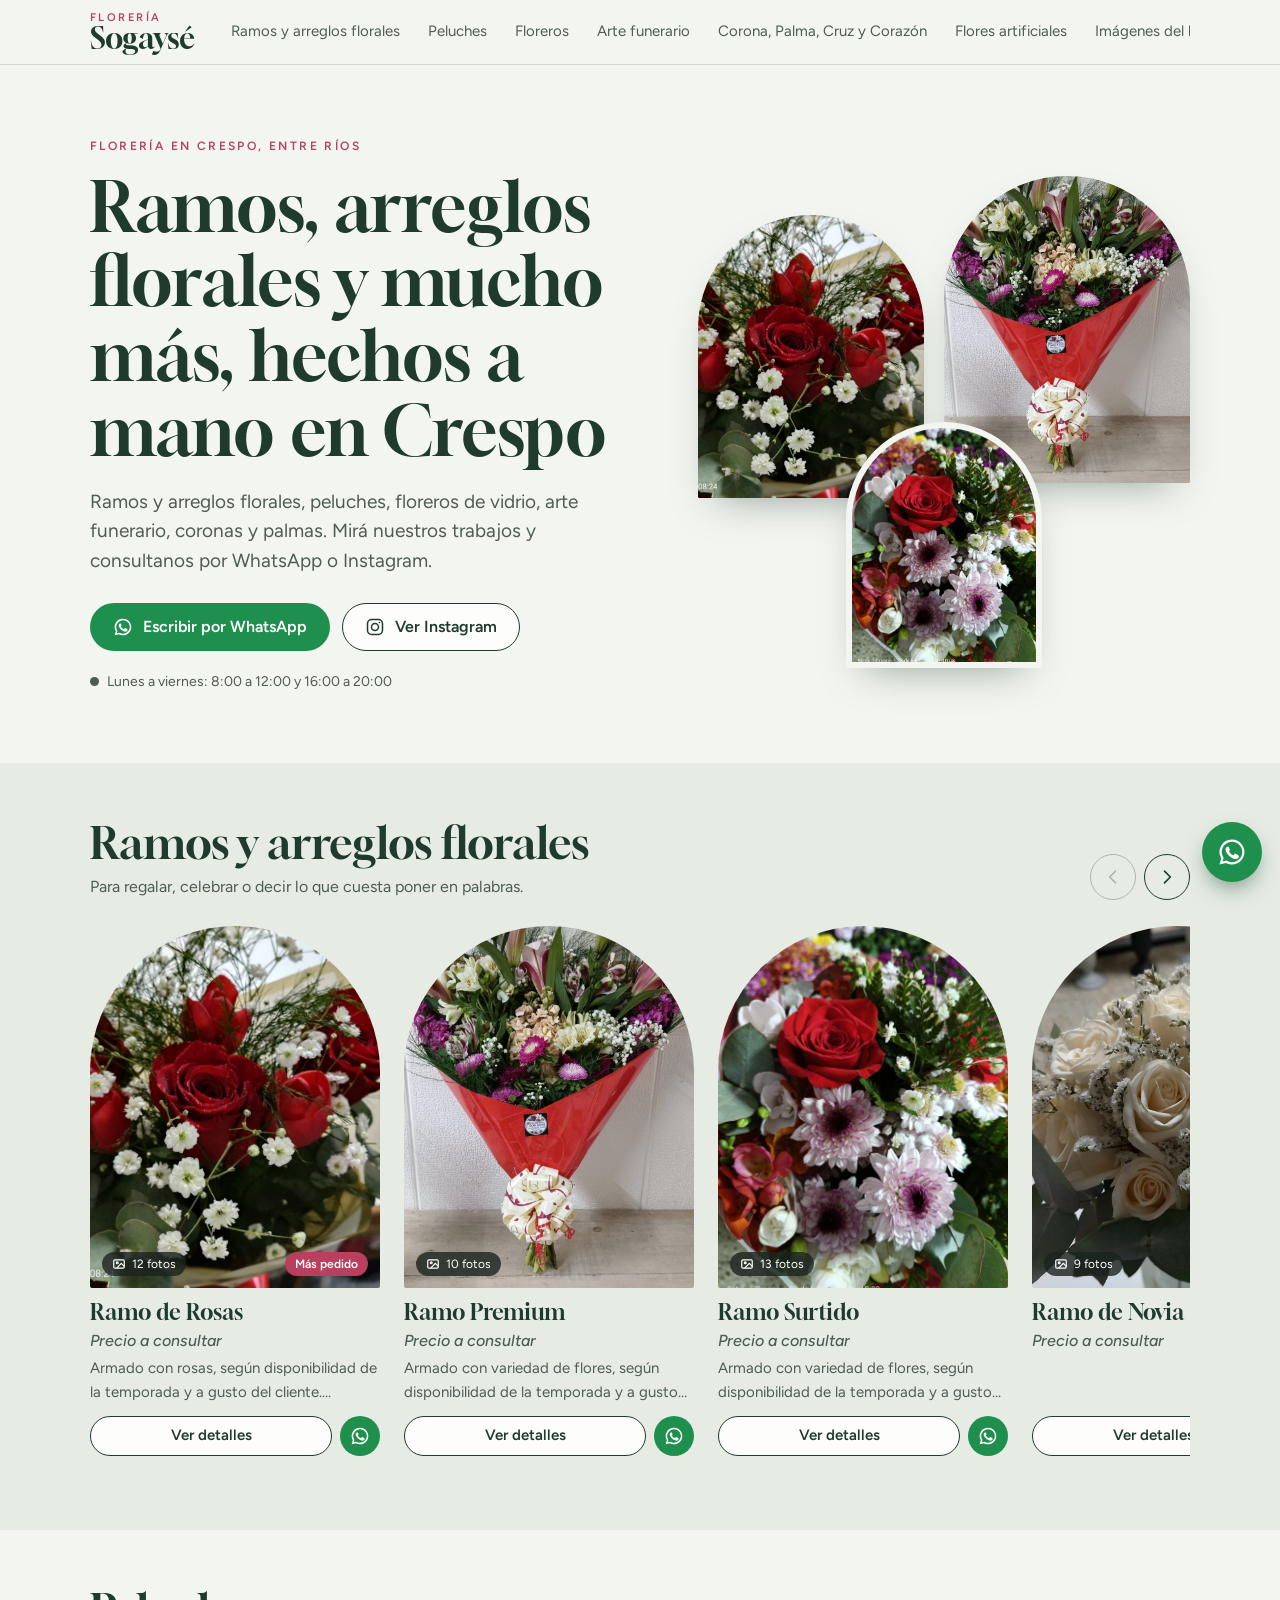
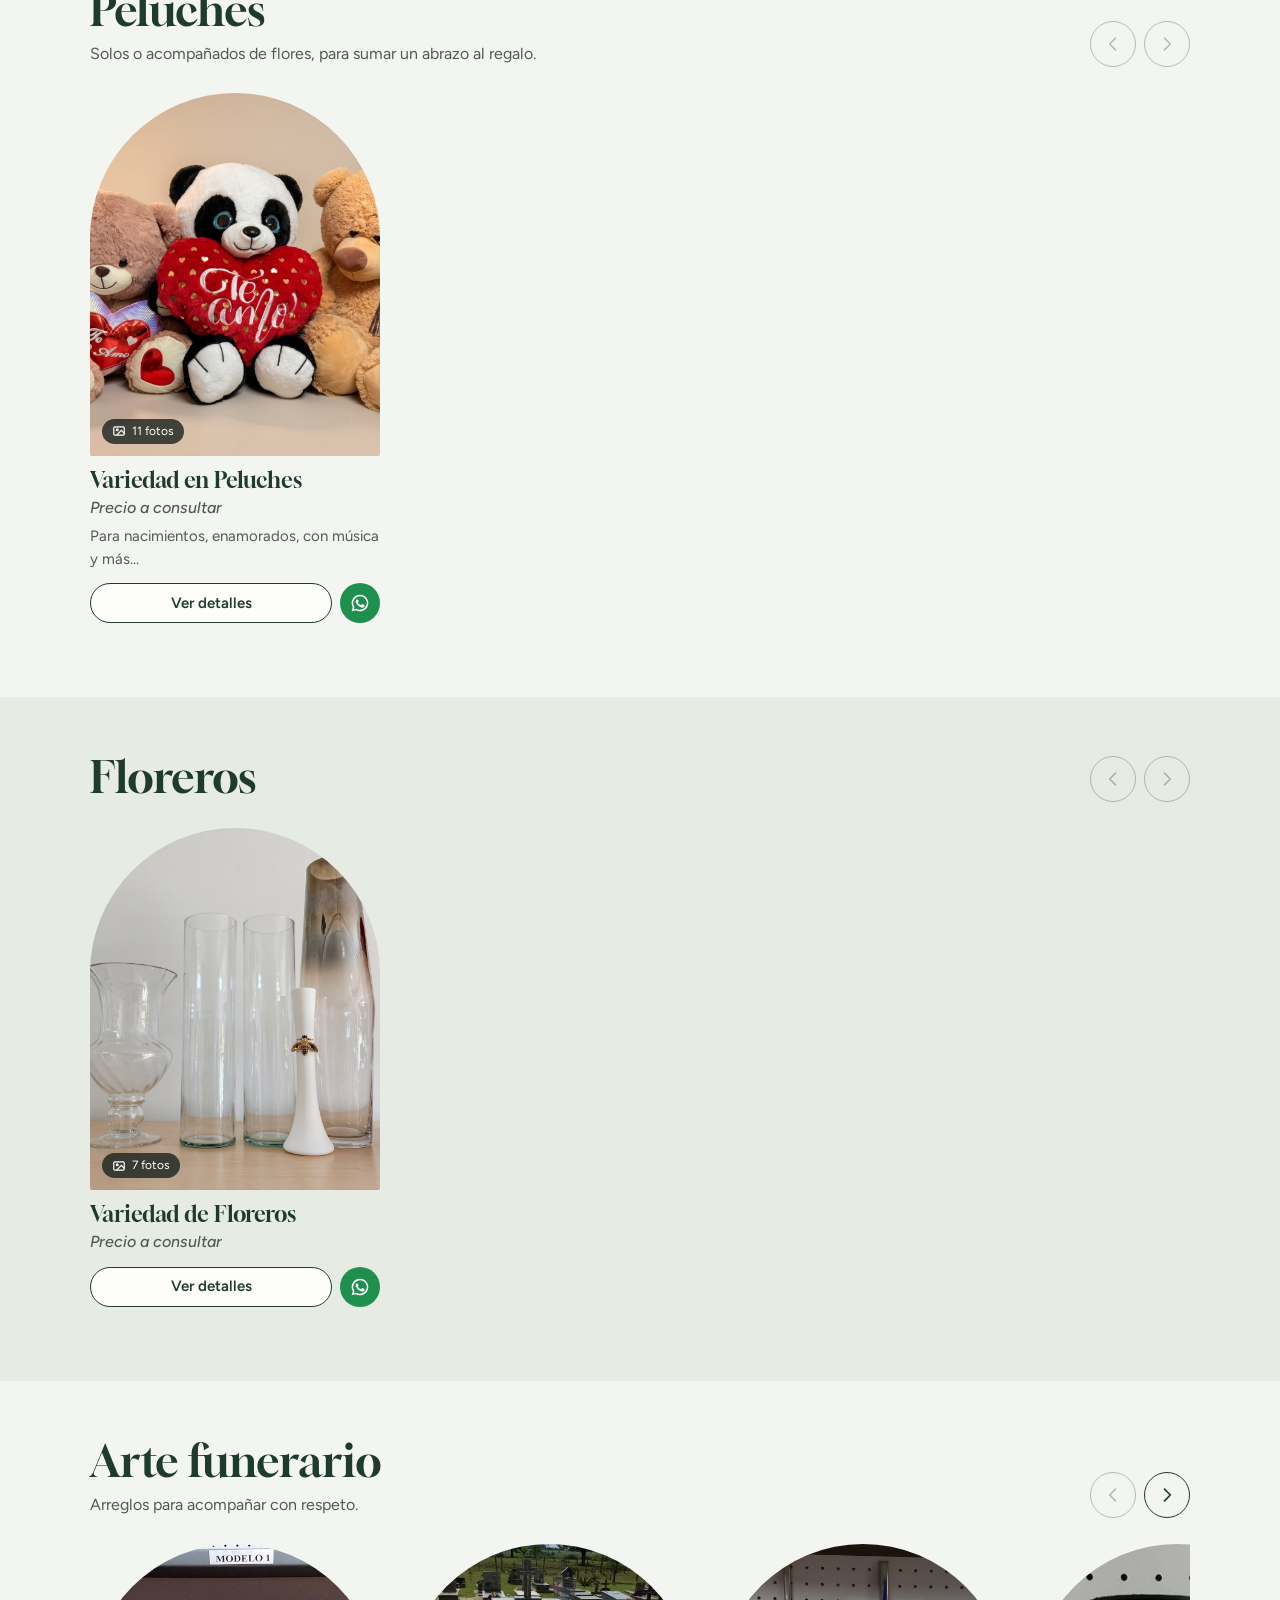
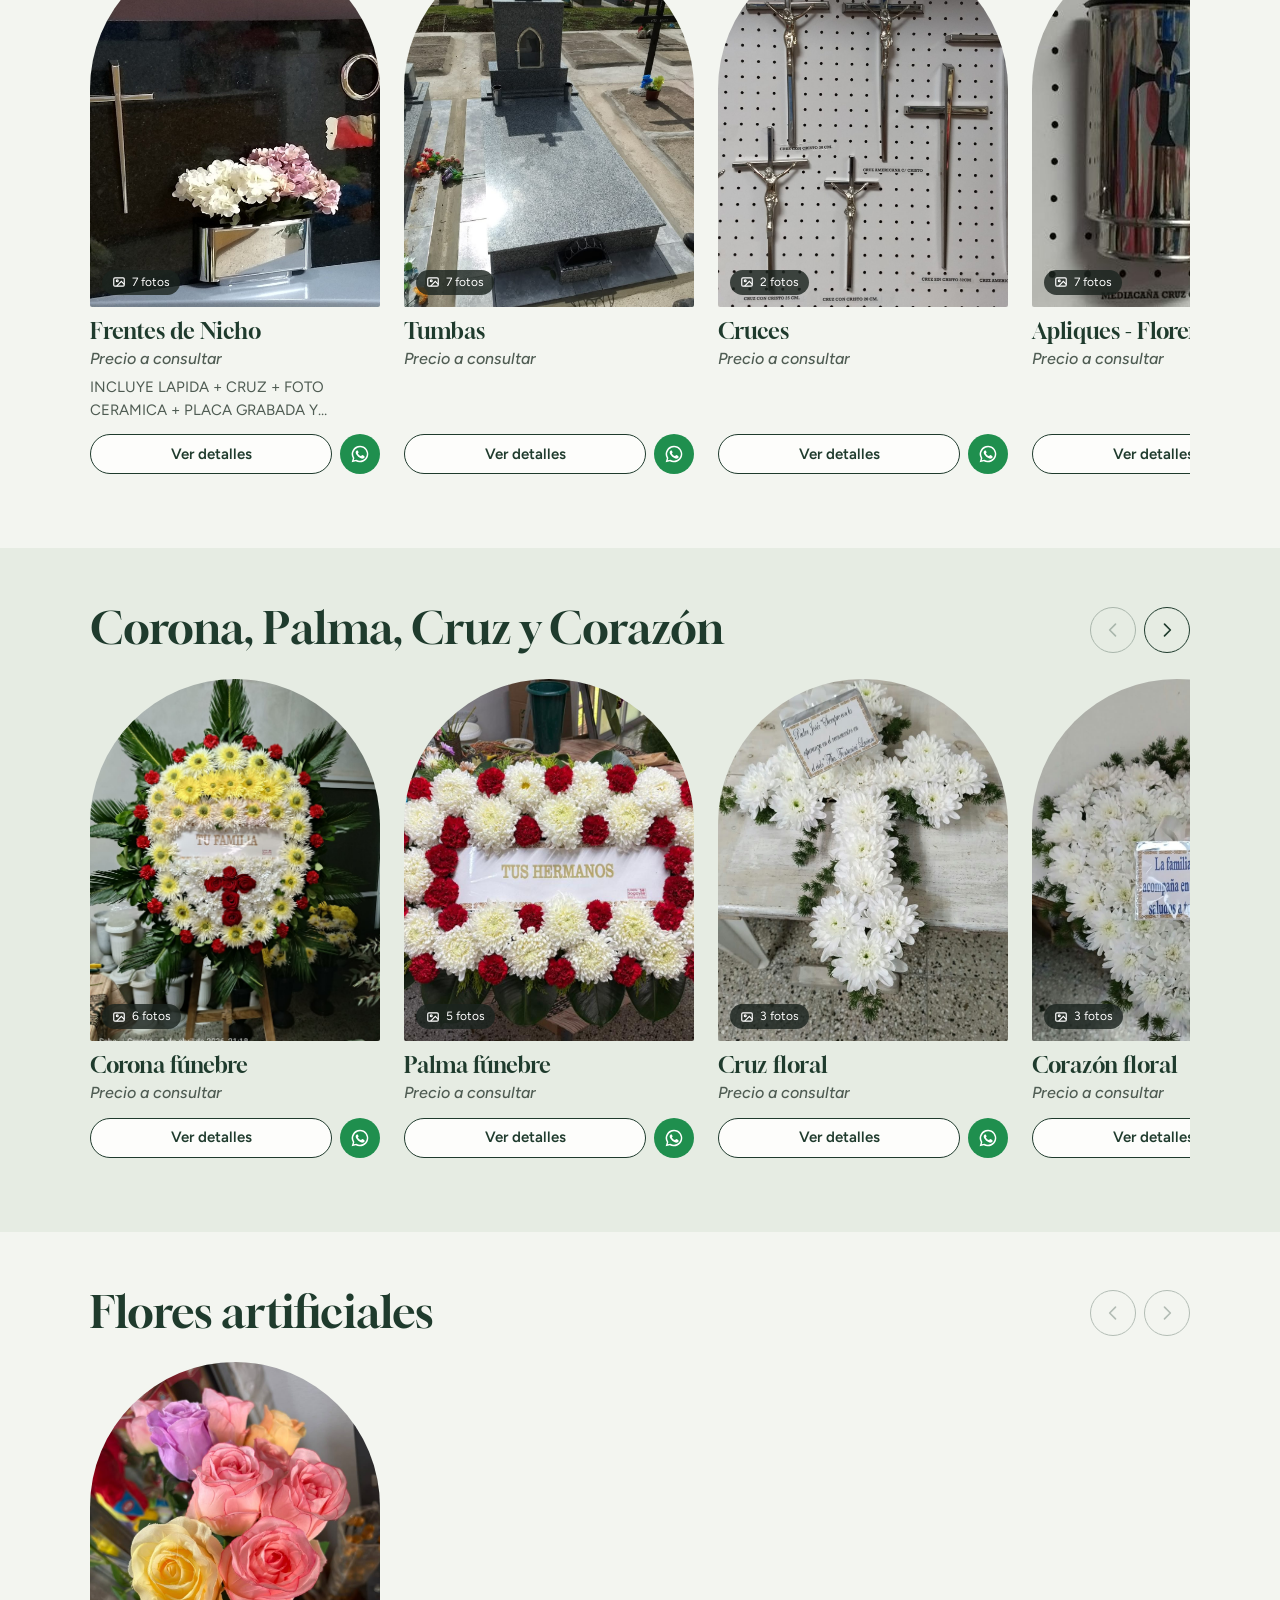
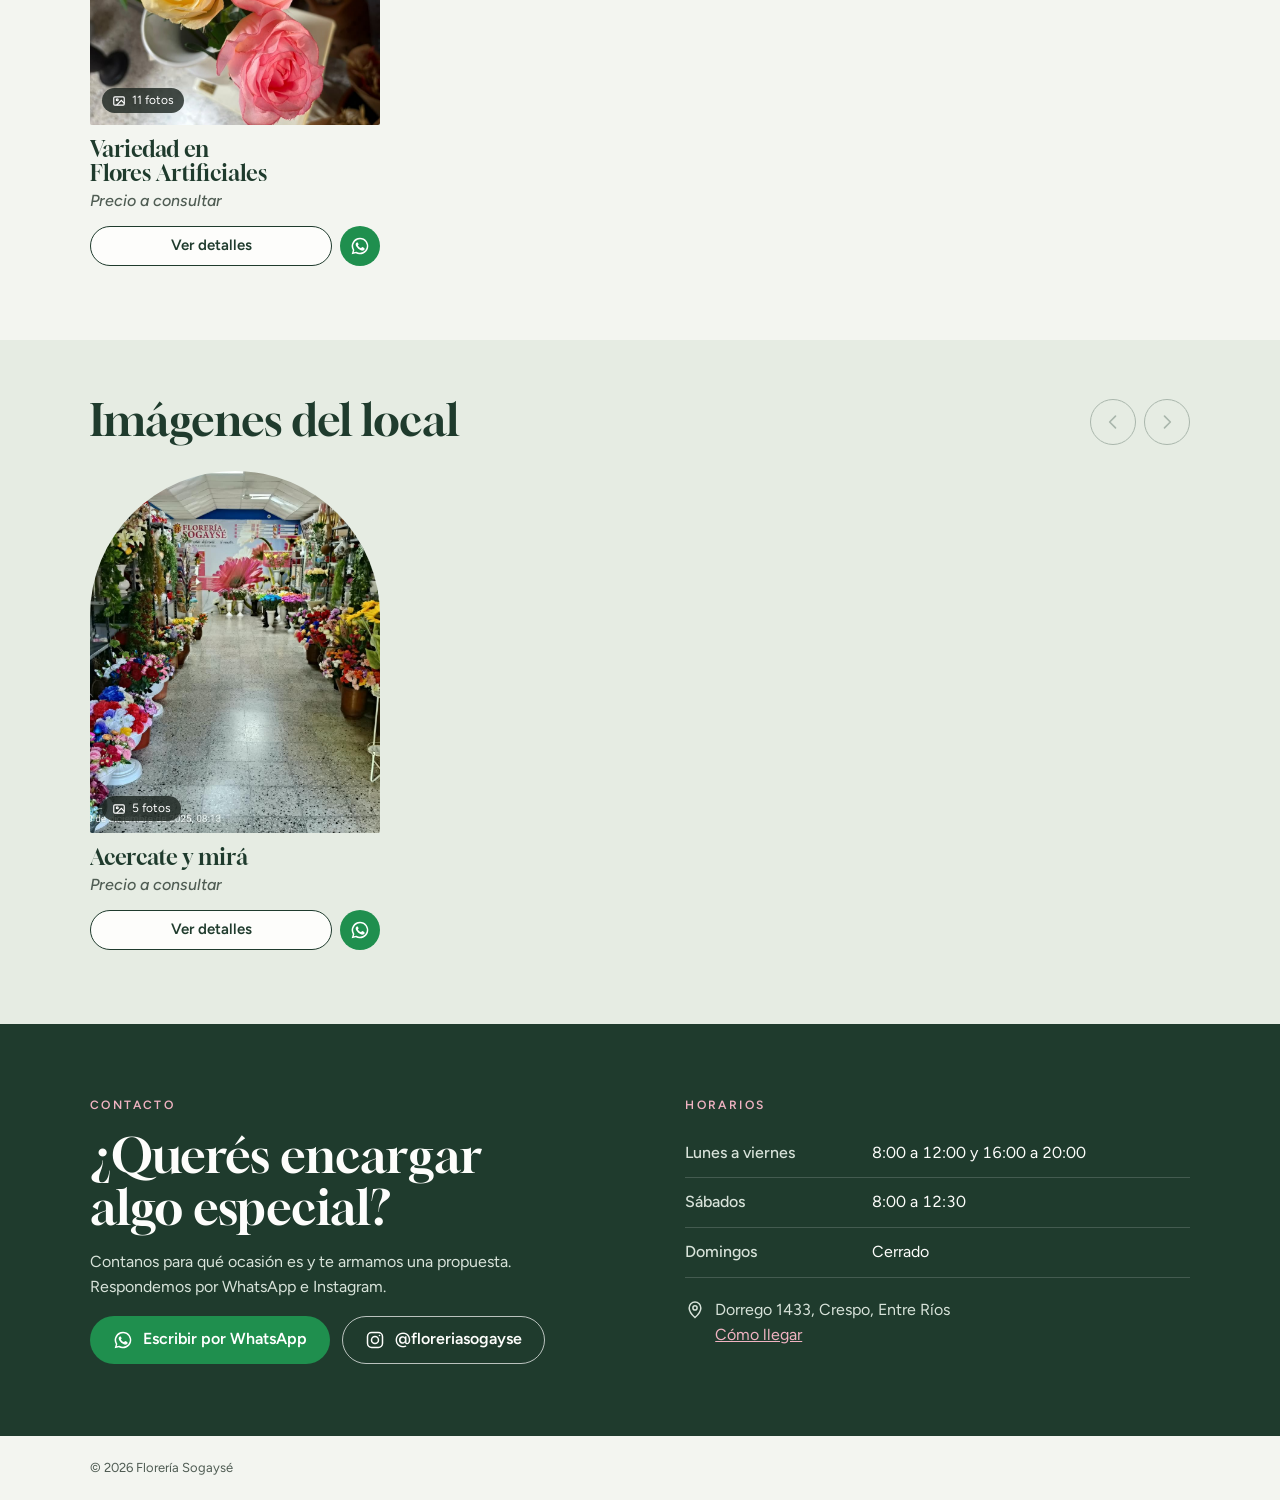
<file: index.html>
<!doctype html>
<html lang="es">
<head>
<meta charset="utf-8">
<meta name="viewport" content="width=device-width, initial-scale=1, viewport-fit=cover">
<title>Florería Sogaysé</title>
<meta name="description" content="Florería Sogaysé en Crespo, Entre Ríos. Ramos y arreglos florales, peluches, floreros de vidrio, arte funerario, coronas y palmas. Consultas por WhatsApp e Instagram.">
<link rel="icon" href="favicon.svg" type="image/svg+xml">
<link rel="apple-touch-icon" href="apple-touch-icon.png">
<link rel="preconnect" href="https://fonts.googleapis.com">
<link rel="preconnect" href="https://fonts.gstatic.com" crossorigin>
<link rel="stylesheet" href="https://fonts.googleapis.com/css2?family=Figtree:wght@400;500;600;700&family=Gloock&display=swap">
<link rel="stylesheet" href="estilos.css">
</head>
<body>
<div id="app"><p class="cargando">Cargando catálogo…</p></div>

<dialog class="detalle" id="detalle" aria-labelledby="detalle-titulo"></dialog>
<dialog class="visor" id="visor" aria-label="Foto ampliada"></dialog>
<div class="aviso-flotante" id="aviso" role="status" aria-live="polite"></div>

<script src="sitio.js"></script>
</body>
</html>
</file>
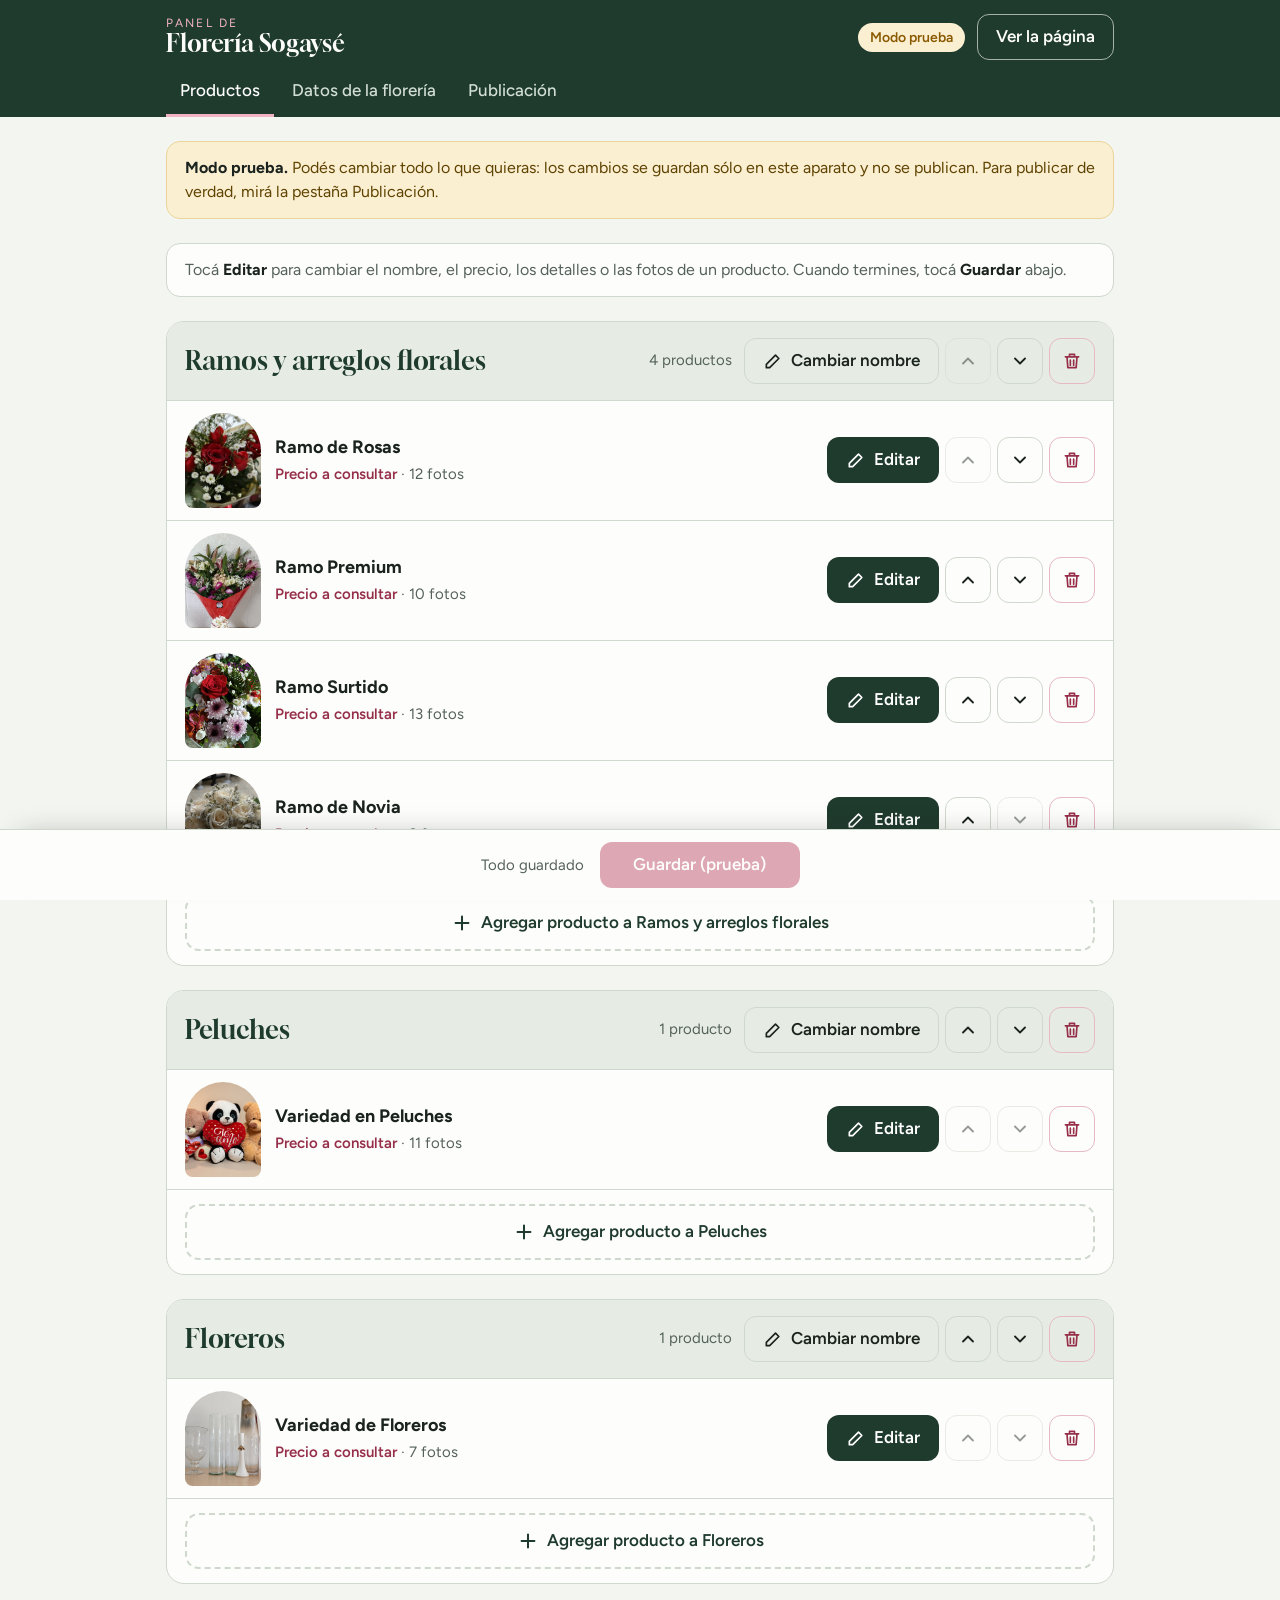
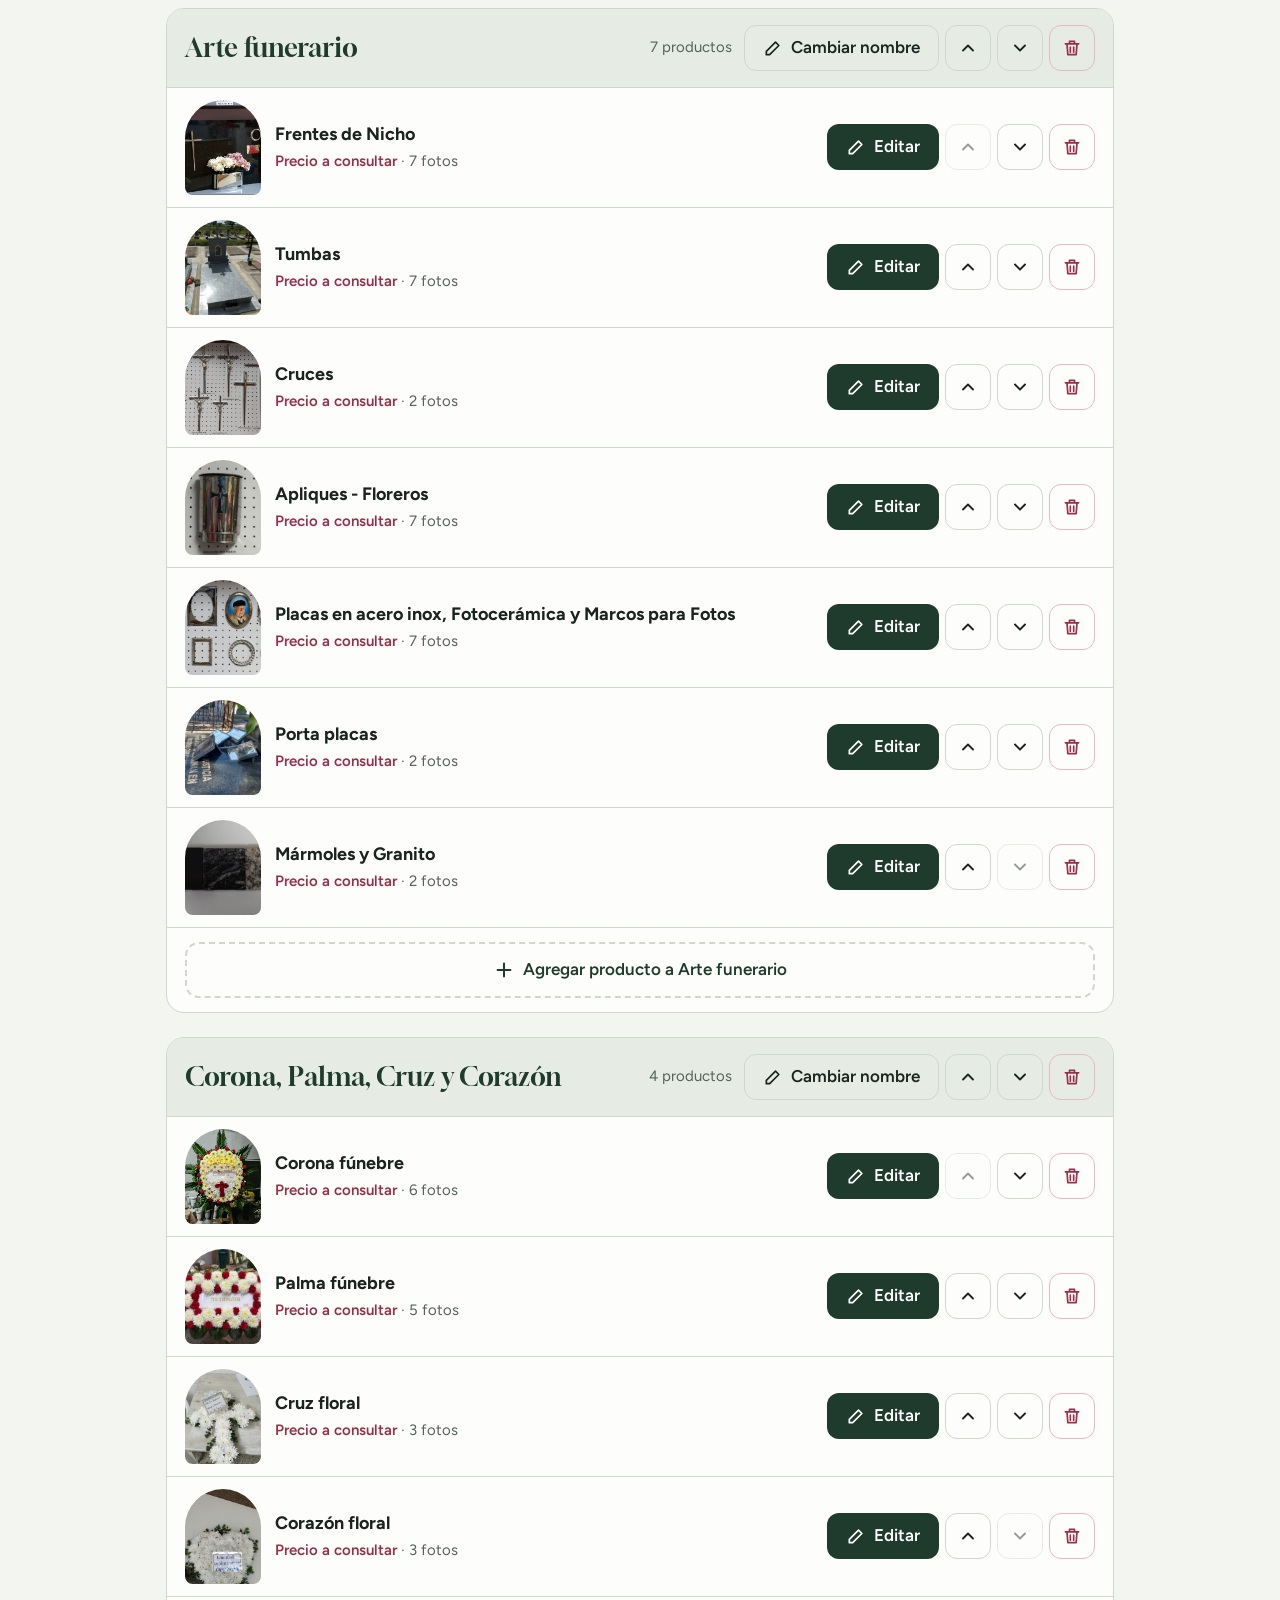
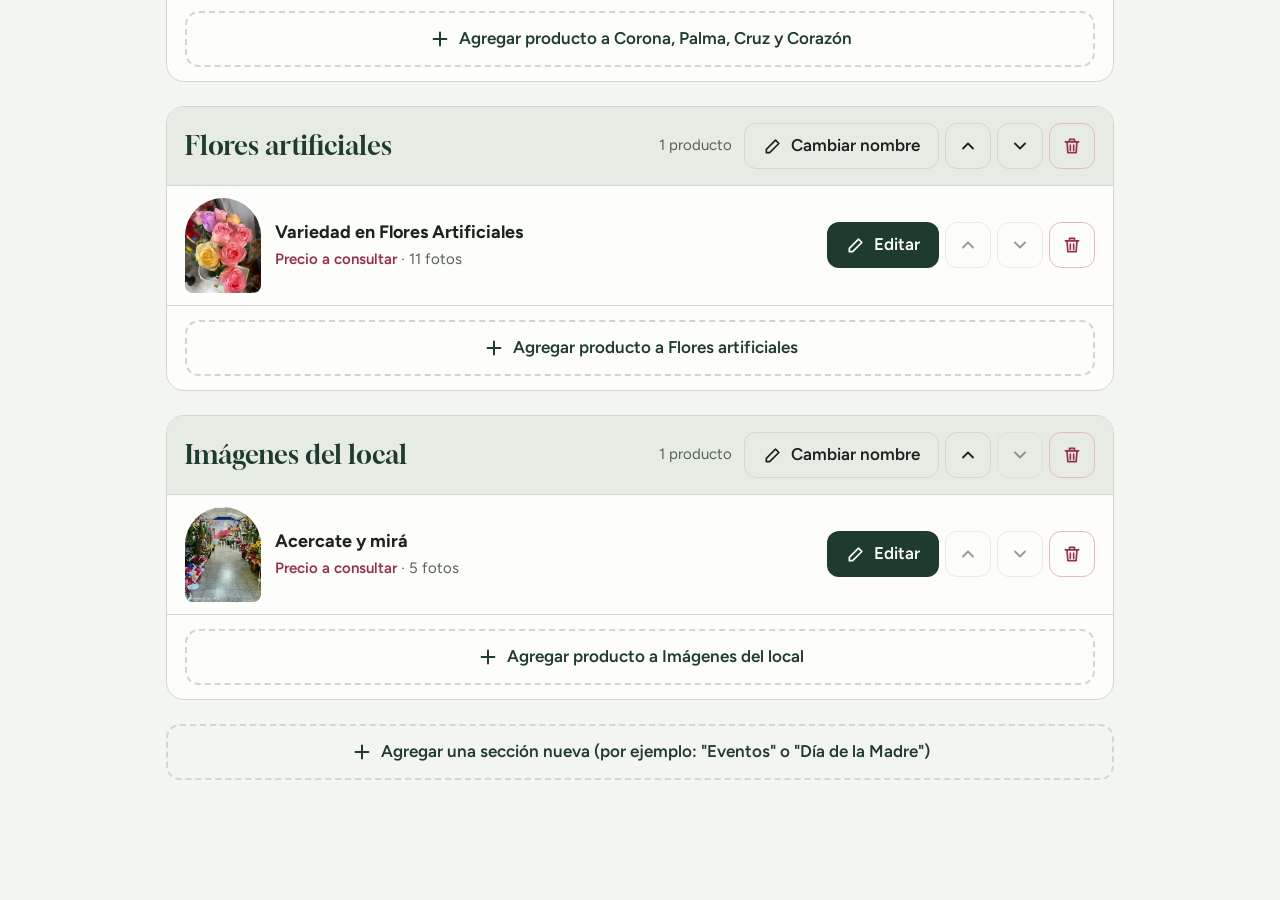
<file: admin/index.html>
<!doctype html>
<html lang="es">
<head>
<meta charset="utf-8">
<meta name="viewport" content="width=device-width, initial-scale=1, viewport-fit=cover">
<meta name="robots" content="noindex, nofollow">
<title>Panel Sogaysé</title>
<link rel="icon" href="../favicon.svg" type="image/svg+xml">
<link rel="apple-touch-icon" href="../apple-touch-icon.png">
<link rel="preconnect" href="https://fonts.googleapis.com">
<link rel="preconnect" href="https://fonts.gstatic.com" crossorigin>
<link rel="stylesheet" href="https://fonts.googleapis.com/css2?family=Figtree:wght@400;500;600;700&family=Gloock&display=swap">
<link rel="stylesheet" href="admin.css">
</head>
<body>
<header class="barra">
  <div class="barra-in">
    <div class="titulo"><small>Panel de</small><strong>Florería Sogaysé</strong></div>
    <span class="chip" id="chip-modo">Modo prueba</span>
    <a class="btn btn-borde" href="../index.html" id="ver-pagina">Ver la página</a>
  </div>
  <nav class="pestanas" role="tablist" aria-label="Secciones del panel">
    <button type="button" role="tab" id="tab-productos" aria-selected="true" data-tab="productos">Productos</button>
    <button type="button" role="tab" id="tab-datos" aria-selected="false" data-tab="datos">Datos de la florería</button>
    <button type="button" role="tab" id="tab-conexion" aria-selected="false" data-tab="conexion">Publicación</button>
  </nav>
</header>

<main class="contenido" id="contenido"><p class="vacio">Cargando…</p></main>

<div class="guardar-barra" id="guardar-barra">
  <span id="estado-guardado">Sin cambios</span>
  <button type="button" class="btn btn-principal" id="btn-guardar" disabled>Guardar cambios</button>
</div>

<dialog id="editor" class="editor" aria-labelledby="editor-titulo"></dialog>
<dialog id="confirmar" class="confirmar"></dialog>
<div class="aviso-flotante" id="aviso" role="status" aria-live="polite"></div>

<script src="admin.js"></script>
</body>
</html>
</file>
<file: estilos.css>
/* Florería Sogayse: catálogo.
   Diseño: papel verdoso claro, verde follaje profundo y rosa peonía.
   Las fotos van en marcos con forma de arco, como la vidriera de una florería. */
:root {
  --papel: #f3f5f0;
  --papel-2: #e6ece3;
  --blanco: #fdfdfb;
  --hoja: #1f3b2d;
  --hoja-2: #3e5d48;
  --tinta: #1b231e;
  --tinta-suave: #4f5c53;
  --peonia: #b8405e;
  --peonia-osc: #962f4a;
  --rubor: #f6dfe4;
  --wa: #1f8f4e;
  --wa-osc: #17733e;
  --linea: #cfd8cc;

  --f-titulo: "Gloock", "Bodoni 72", Didot, Georgia, serif;
  --f-texto: "Figtree", "Segoe UI", system-ui, -apple-system, sans-serif;

  --radio: 14px;
  --arco: 999px 999px var(--radio) var(--radio);
  --ancho: 1180px;
  --gutter: clamp(16px, 4vw, 40px);
  color-scheme: light;
}

* { box-sizing: border-box; }
html { scroll-behavior: smooth; }
body {
  margin: 0;
  background: var(--papel);
  color: var(--tinta);
  font-family: var(--f-texto);
  font-size: 16px;
  line-height: 1.55;
  -webkit-font-smoothing: antialiased;
}
img { max-width: 100%; display: block; }
a { color: inherit; }
button { font: inherit; color: inherit; }
h1, h2, h3 { font-family: var(--f-titulo); font-weight: 400; line-height: 1.1; text-wrap: balance; margin: 0; }
:focus-visible { outline: 3px solid var(--peonia); outline-offset: 3px; }

.contenedor { max-width: var(--ancho); margin-inline: auto; padding-inline: var(--gutter); }

/* ---------- Aviso de modo prueba ---------- */
.aviso-prueba {
  background: var(--hoja); color: var(--blanco);
  font-size: 14px; padding: 10px var(--gutter);
  display: flex; flex-wrap: wrap; gap: 8px 16px; align-items: center; justify-content: center; text-align: center;
}
.aviso-prueba button { background: transparent; border: 1px solid #ffffff80; color: var(--blanco); border-radius: 99px; padding: 4px 12px; cursor: pointer; }

/* ---------- Encabezado ---------- */
.encabezado {
  position: sticky; top: env(safe-area-inset-top, 0px); z-index: 20;
  background: color-mix(in srgb, var(--papel) 92%, transparent);
  backdrop-filter: blur(8px);
  border-bottom: 1px solid var(--linea);
}
.encabezado .contenedor { display: flex; align-items: center; gap: 24px; min-height: 64px; }
.marca { display: flex; flex-direction: column; text-decoration: none; line-height: 1; }
.marca small { font-size: 11px; letter-spacing: .22em; text-transform: uppercase; color: var(--peonia); font-weight: 600; }
.marca span { font-family: var(--f-titulo); font-size: 30px; color: var(--hoja); }
.menu { display: flex; gap: 4px; margin-left: auto; overflow-x: auto; scrollbar-width: none; min-width: 0; }
.menu::-webkit-scrollbar { display: none; }
.menu a { text-decoration: none; padding: 8px 12px; border-radius: 99px; font-size: 15px; white-space: nowrap; color: var(--tinta-suave); }
.menu a:hover { background: var(--papel-2); color: var(--hoja); }

/* ---------- Portada ---------- */
.portada { padding-block: clamp(32px, 6vw, 72px) clamp(24px, 5vw, 56px); }
.portada .contenedor { display: grid; grid-template-columns: 1.05fr .95fr; gap: clamp(24px, 5vw, 64px); align-items: center; }
.portada-texto { min-width: 0; }
.etiqueta { font-size: 12px; letter-spacing: .2em; text-transform: uppercase; color: var(--peonia); font-weight: 600; margin: 0 0 14px; }
.portada h1 { font-size: clamp(38px, 6vw, 68px); color: var(--hoja); }
.portada p.bajada { font-size: clamp(17px, 2vw, 19px); color: var(--tinta-suave); max-width: 52ch; margin: 18px 0 28px; }
.acciones { display: flex; flex-wrap: wrap; gap: 12px; }
.horario-hoy { margin-top: 20px; font-size: 14px; color: var(--tinta-suave); display: flex; align-items: center; gap: 8px; }
.punto { width: 9px; height: 9px; border-radius: 50%; background: var(--tinta-suave); flex: none; }
.punto.abierto { background: var(--wa); box-shadow: 0 0 0 4px #1f8f4e26; }

.portada-fotos { position: relative; aspect-ratio: 1 / 1; max-width: 520px; width: 100%; justify-self: end; }
.portada-fotos button { position: absolute; padding: 0; border: 0; background: var(--papel-2); border-radius: var(--arco); overflow: hidden; cursor: pointer; box-shadow: 0 18px 40px -20px #1f3b2d80; }
.portada-fotos img { width: 100%; height: 100%; object-fit: cover; transition: transform .5s ease; }
.portada-fotos button:hover img { transform: scale(1.04); }
.portada-fotos .f1 { left: 0; top: 8%; width: 46%; aspect-ratio: 4/5; }
.portada-fotos .f2 { right: 0; top: 0; width: 50%; aspect-ratio: 4/5; }
.portada-fotos .f3 { left: 30%; bottom: 0; width: 40%; aspect-ratio: 4/5; border: 6px solid var(--papel); }

/* ---------- Botones ---------- */
.btn {
  display: inline-flex; align-items: center; justify-content: center; gap: 10px;
  min-height: 48px; padding: 0 22px; border-radius: 99px;
  text-decoration: none; font-weight: 600; font-size: 16px; cursor: pointer;
  border: 1.5px solid transparent; transition: background .2s, transform .2s;
}
.btn:active { transform: translateY(1px); }
.btn svg { width: 20px; height: 20px; flex: none; }
.btn-wa { background: var(--wa); color: #fff; }
.btn-wa:hover { background: var(--wa-osc); }
.btn-ig { background: var(--blanco); color: var(--hoja); border-color: var(--hoja); }
.btn-ig:hover { background: var(--rubor); }
.btn-chico { min-height: 40px; padding: 0 16px; font-size: 15px; }

/* ---------- Secciones del catálogo ---------- */
.categoria { padding-block: clamp(28px, 5vw, 56px); }
.categoria:nth-of-type(even) { background: var(--papel-2); }
.categoria-cabeza { display: flex; align-items: end; justify-content: space-between; gap: 16px; margin-bottom: 22px; }
.categoria-cabeza > div { min-width: 0; }
.categoria h2 { font-size: clamp(30px, 4vw, 44px); color: var(--hoja); }
.categoria-cabeza p { margin: 8px 0 0; color: var(--tinta-suave); max-width: 60ch; }
.flechas { display: flex; gap: 8px; flex: none; }
.flecha {
  width: 46px; height: 46px; border-radius: 50%; border: 1.5px solid var(--hoja);
  background: transparent; color: var(--hoja); cursor: pointer; display: grid; place-items: center;
}
.flecha:hover:not(:disabled) { background: var(--hoja); color: var(--blanco); }
.flecha:disabled { opacity: .3; cursor: default; }
.flecha svg { width: 20px; height: 20px; }

.carrusel {
  display: grid; grid-auto-flow: column; grid-auto-columns: clamp(232px, 27%, 290px);
  gap: clamp(14px, 2vw, 24px);
  overflow-x: auto; scroll-snap-type: x mandatory; scroll-behavior: smooth;
  padding-block: 4px 18px; scrollbar-width: thin; scrollbar-color: var(--linea) transparent;
  overscroll-behavior-x: contain;
}

.tarjeta { scroll-snap-align: start; display: flex; flex-direction: column; gap: 12px; min-width: 0; }
.tarjeta-foto {
  position: relative; padding: 0; border: 0; cursor: zoom-in;
  aspect-ratio: 4 / 5; border-radius: var(--arco); overflow: hidden; background: var(--blanco);
}
.tarjeta-foto img { width: 100%; height: 100%; object-fit: cover; transition: transform .5s ease; }
.tarjeta-foto:hover img { transform: scale(1.04); }
.insignia {
  position: absolute; left: 12px; bottom: 12px; background: #1b231ecc; color: #fff;
  font-size: 12px; padding: 3px 10px; border-radius: 99px; display: flex; gap: 6px; align-items: center;
}
.insignia svg { width: 14px; height: 14px; }
.cinta { position: absolute; right: 12px; bottom: 12px; background: var(--peonia); color: #fff; font-size: 12px; font-weight: 600; padding: 3px 10px; border-radius: 99px; }
.tarjeta h3 { font-size: 22px; color: var(--hoja); }
.precio { font-weight: 700; color: var(--peonia-osc); font-variant-numeric: tabular-nums; }
.precio.consultar { font-weight: 500; color: var(--tinta-suave); font-style: italic; }
.tarjeta-texto { display: flex; flex-direction: column; gap: 4px; }
.tarjeta-texto p { margin: 0; color: var(--tinta-suave); font-size: 15px; display: -webkit-box; -webkit-line-clamp: 2; -webkit-box-orient: vertical; overflow: hidden; }
.tarjeta-acciones { display: flex; gap: 8px; margin-top: auto; }
.tarjeta-acciones .btn-ig { flex: 1; }
.tarjeta-acciones .btn-wa { width: 40px; padding: 0; }

/* ---------- Contacto ---------- */
.contacto { background: var(--hoja); color: var(--blanco); padding-block: clamp(40px, 6vw, 72px); }
.contacto .contenedor { display: grid; grid-template-columns: 1.1fr 1fr; gap: 40px; }
.contacto h2 { font-size: clamp(32px, 4vw, 48px); }
.contacto p { color: #d8e3da; max-width: 46ch; }
.contacto .etiqueta { color: #f0b3c2; }
.contacto .btn-ig { background: transparent; color: var(--blanco); border-color: #ffffffb0; }
.contacto .btn-ig:hover { background: #ffffff1a; }
.tabla-horarios { width: 100%; border-collapse: collapse; font-variant-numeric: tabular-nums; }
.tabla-horarios th, .tabla-horarios td { text-align: left; padding: 12px 0; border-bottom: 1px solid #ffffff2a; vertical-align: top; }
.tabla-horarios th { font-weight: 500; color: #d8e3da; padding-right: 16px; }
.direccion { margin-top: 20px; display: flex; gap: 10px; align-items: flex-start; }
.direccion svg { width: 20px; height: 20px; flex: none; margin-top: 2px; }
.direccion a { color: #f0b3c2; }

.pie { padding-block: 22px; font-size: 13px; color: var(--tinta-suave); }
.pie .contenedor { display: flex; justify-content: space-between; gap: 12px; flex-wrap: wrap; }
.pie a { color: var(--tinta-suave); }

/* Botón flotante de WhatsApp */
.wa-flotante {
  position: fixed; right: 18px; bottom: calc(18px + env(safe-area-inset-bottom, 0px)); z-index: 30;
  width: 60px; height: 60px; border-radius: 50%; background: var(--wa); color: #fff;
  display: grid; place-items: center; box-shadow: 0 10px 24px -8px #0f3d22aa;
}
.wa-flotante:hover { background: var(--wa-osc); }
.wa-flotante svg { width: 30px; height: 30px; }

/* ---------- Ventana de detalle ---------- */
dialog.detalle {
  width: min(1040px, calc(100% - 24px)); max-height: calc(100% - 24px);
  padding: 0; border: 0; border-radius: 22px; background: var(--blanco); color: var(--tinta);
  box-shadow: 0 40px 80px -30px #0b1a12aa; overflow: hidden;
}
dialog::backdrop { background: #142019b8; backdrop-filter: blur(3px); }
.detalle-grid { display: grid; grid-template-columns: 1.1fr 1fr; max-height: calc(100vh - 24px); }
.galeria { background: var(--papel-2); padding: 18px; display: flex; flex-direction: column; gap: 12px; min-width: 0; }
.galeria-principal { position: relative; aspect-ratio: 4/5; max-height: 70vh; border-radius: 16px; overflow: hidden; background: var(--papel); margin-inline: auto; width: 100%; }
.galeria-principal img { width: 100%; height: 100%; object-fit: contain; cursor: zoom-in; }
.galeria .flecha { position: absolute; top: 50%; transform: translateY(-50%); background: #fdfdfbe6; border-color: transparent; }
.galeria .flecha.ant { left: 10px; }
.galeria .flecha.sig { right: 10px; }
.ampliar {
  position: absolute; left: 10px; top: 10px; border: 0; border-radius: 99px; background: #1b231ecc; color: #fff;
  padding: 6px 12px; font-size: 13px; display: flex; gap: 6px; align-items: center; cursor: pointer;
}
.ampliar svg { width: 15px; height: 15px; }
.miniaturas { display: flex; gap: 8px; overflow-x: auto; padding-bottom: 2px; }
.miniaturas button { flex: none; width: 64px; aspect-ratio: 4/5; padding: 0; border: 2px solid transparent; border-radius: 10px; overflow: hidden; cursor: pointer; background: var(--papel); opacity: .7; }
.miniaturas button[aria-current="true"] { border-color: var(--peonia); opacity: 1; }
.miniaturas img { width: 100%; height: 100%; object-fit: cover; }
.info { padding: clamp(22px, 3vw, 36px); overflow-y: auto; display: flex; flex-direction: column; gap: 16px; min-width: 0; }
.info .etiqueta { margin: 0; }
.info h2 { font-size: clamp(30px, 3.4vw, 40px); color: var(--hoja); }
.info .precio { font-size: 22px; }
.info p { margin: 0; color: var(--tinta-suave); }
.lista-detalles { list-style: none; padding: 0; margin: 0; border-top: 1px solid var(--linea); }
.lista-detalles li { padding: 10px 0 10px 26px; border-bottom: 1px solid var(--linea); position: relative; }
.lista-detalles li::before { content: ""; position: absolute; left: 4px; top: 18px; width: 9px; height: 9px; border-radius: 50% 0; background: var(--hoja-2); transform: rotate(45deg); }
.info .acciones { flex-direction: column; margin-top: auto; padding-top: 8px; }
.info .acciones .btn { width: 100%; }
.nota { font-size: 13px; color: var(--tinta-suave); }
.cerrar {
  position: absolute; top: 12px; right: 12px; z-index: 2; width: 42px; height: 42px; border-radius: 50%;
  border: 0; background: var(--blanco); color: var(--tinta); cursor: pointer; display: grid; place-items: center;
  box-shadow: 0 4px 12px -4px #0005;
}
.cerrar svg { width: 20px; height: 20px; }

/* Vista ampliada a pantalla completa */
dialog.visor { width: 100%; height: 100%; max-width: none; max-height: none; margin: 0; padding: 0; border: 0; background: #0d1410f2; color: #fff; }
.visor-lienzo { width: 100%; height: 100%; display: grid; place-items: center; overflow: auto; padding: 56px 16px; }
.visor-lienzo img { max-height: calc(100vh - 112px); width: auto; object-fit: contain; cursor: zoom-in; transition: transform .25s; }
.visor-lienzo.zoom img { max-height: none; max-width: none; width: min(1600px, 180vw); cursor: zoom-out; }
.visor .cerrar { position: fixed; }
.visor .flecha { position: fixed; top: 50%; transform: translateY(-50%); background: #ffffff1f; border-color: transparent; color: #fff; }
.visor .flecha.ant { left: 12px; }
.visor .flecha.sig { right: 12px; }
.visor-contador { position: fixed; left: 50%; bottom: calc(18px + env(safe-area-inset-bottom, 0px)); transform: translateX(-50%); font-size: 14px; background: #ffffff1f; padding: 4px 12px; border-radius: 99px; }

.aviso-flotante {
  position: fixed; left: 50%; bottom: calc(24px + env(safe-area-inset-bottom, 0px)); transform: translate(-50%, 20px);
  background: var(--tinta); color: #fff; padding: 12px 18px; border-radius: 12px; font-size: 15px; z-index: 100;
  opacity: 0; pointer-events: none; transition: opacity .25s, transform .25s; max-width: calc(100% - 32px); text-align: center;
}
.aviso-flotante.visible { opacity: 1; transform: translate(-50%, 0); }

.cargando { padding: 80px var(--gutter); text-align: center; color: var(--tinta-suave); }

/* ---------- Pantallas chicas ---------- */
@media (max-width: 860px) {
  .portada .contenedor { grid-template-columns: 1fr; }
  .portada-fotos { justify-self: center; max-width: 420px; }
  .contacto .contenedor { grid-template-columns: 1fr; }
  .detalle-grid { grid-template-columns: 1fr; max-height: calc(100vh - 24px); overflow-y: auto; }
  .galeria-principal { max-height: 56vh; }
  .info { overflow: visible; }
}
@media (max-width: 560px) {
  .menu { display: none; }
  .flechas { display: none; }
  .carrusel { grid-auto-columns: 72%; }
  .acciones .btn { flex: 1 1 100%; }
  dialog.detalle { width: 100%; max-width: 100%; max-height: 100%; height: 100%; border-radius: 0; }
  .detalle-grid { max-height: 100vh; height: 100%; }
}
@media (prefers-reduced-motion: reduce) {
  html, .carrusel { scroll-behavior: auto; }
  * { transition: none !important; }
}
</file>
<file: admin/admin.css>
/* Panel de administración: letra grande, botones grandes, una cosa por vez. */
:root {
  --papel: #f3f5f0;
  --papel-2: #e6ece3;
  --blanco: #fdfdfb;
  --hoja: #1f3b2d;
  --hoja-2: #3e5d48;
  --tinta: #1b231e;
  --tinta-suave: #55625a;
  --peonia: #b8405e;
  --peonia-osc: #962f4a;
  --rubor: #f6dfe4;
  --linea: #cfd8cc;
  --ok: #1f8f4e;
  --ok-fondo: #dff1e5;
  --alerta: #8a5a00;
  --alerta-fondo: #fbefd2;
  --f-titulo: "Gloock", Georgia, serif;
  --f-texto: "Figtree", "Segoe UI", system-ui, -apple-system, sans-serif;
  color-scheme: light;
}
* { box-sizing: border-box; }
body { margin: 0; background: var(--papel); color: var(--tinta); font-family: var(--f-texto); font-size: 17px; line-height: 1.5; padding-bottom: 96px; }
img { max-width: 100%; display: block; }
button, input, textarea, select { font: inherit; color: inherit; }
:focus-visible { outline: 3px solid var(--peonia); outline-offset: 2px; }
h1, h2, h3 { font-family: var(--f-titulo); font-weight: 400; line-height: 1.15; margin: 0; text-wrap: balance; }

.barra { background: var(--hoja); color: var(--blanco); position: sticky; top: env(safe-area-inset-top, 0px); z-index: 10; }
.barra-in { max-width: 980px; margin-inline: auto; padding: 14px 16px 8px; display: flex; align-items: center; gap: 12px; flex-wrap: wrap; }
.titulo { display: flex; flex-direction: column; line-height: 1.1; margin-right: auto; }
.titulo small { font-size: 12px; letter-spacing: .18em; text-transform: uppercase; color: #f0b3c2; }
.titulo strong { font-family: var(--f-titulo); font-weight: 400; font-size: 24px; }
.chip { font-size: 14px; padding: 4px 12px; border-radius: 99px; background: var(--alerta-fondo); color: var(--alerta); font-weight: 600; }
.chip.conectado { background: var(--ok-fondo); color: var(--ok); }
.barra .btn-borde { color: var(--blanco); border-color: #ffffff9a; }
.barra .btn-borde:hover { background: #ffffff1a; }
.pestanas { max-width: 980px; margin-inline: auto; padding: 0 16px; display: flex; gap: 4px; overflow-x: auto; scrollbar-width: none; }
.pestanas button { background: none; border: 0; color: #d3dfd6; padding: 10px 14px; cursor: pointer; border-bottom: 3px solid transparent; white-space: nowrap; font-weight: 500; }
.pestanas button[aria-selected="true"] { color: #fff; border-bottom-color: #f0b3c2; }

.contenido { max-width: 980px; margin-inline: auto; padding: 24px 16px; display: flex; flex-direction: column; gap: 24px; }
.vacio { color: var(--tinta-suave); text-align: center; padding: 40px 0; }
.ayuda { margin: 0; background: var(--blanco); border: 1px solid var(--linea); border-radius: 14px; padding: 14px 18px; color: var(--tinta-suave); font-size: 16px; }
.ayuda strong { color: var(--tinta); }
.ayuda.alerta { background: var(--alerta-fondo); border-color: #ecd59b; color: #5f4300; }

.btn { display: inline-flex; align-items: center; justify-content: center; gap: 8px; min-height: 46px; padding: 0 18px; border-radius: 12px; border: 1.5px solid transparent; cursor: pointer; font-weight: 600; text-decoration: none; background: var(--blanco); }
.btn:disabled { opacity: .45; cursor: not-allowed; }
.btn svg { width: 20px; height: 20px; flex: none; }
.btn-principal { background: var(--peonia); color: #fff; }
.btn-principal:hover:not(:disabled) { background: var(--peonia-osc); }
.btn-verde { background: var(--hoja); color: #fff; }
.btn-verde:hover { background: var(--hoja-2); }
.btn-borde { border-color: var(--linea); background: transparent; }
.btn-borde:hover { background: var(--papel-2); }
.btn-peligro { color: var(--peonia-osc); border-color: #e6b9c4; background: transparent; }
.btn-peligro:hover { background: var(--rubor); }
.btn-icono { width: 46px; padding: 0; }

/* Secciones y productos */
.seccion { background: var(--blanco); border: 1px solid var(--linea); border-radius: 18px; overflow: hidden; }
.seccion-cabeza { padding: 16px 18px; display: flex; gap: 12px; align-items: center; flex-wrap: wrap; border-bottom: 1px solid var(--linea); background: var(--papel-2); }
.seccion-cabeza h2 { font-size: 26px; color: var(--hoja); margin-right: auto; min-width: 0; overflow-wrap: anywhere; }
.seccion-cabeza .cuenta { color: var(--tinta-suave); font-size: 15px; }
.seccion-botones { display: flex; gap: 6px; flex-wrap: wrap; }
.producto { display: grid; grid-template-columns: 76px 1fr auto; gap: 14px; align-items: center; padding: 12px 18px; border-bottom: 1px solid var(--linea); }
.producto:last-of-type { border-bottom: 0; }
.producto-foto { width: 76px; aspect-ratio: 4/5; border-radius: 40px 40px 8px 8px; overflow: hidden; background: var(--papel-2); display: grid; place-items: center; color: var(--tinta-suave); font-size: 12px; text-align: center; }
.producto-foto img { width: 100%; height: 100%; object-fit: cover; }
.producto-texto { min-width: 0; }
.producto-texto strong { display: block; font-size: 18px; overflow-wrap: anywhere; }
.producto-texto span { color: var(--tinta-suave); font-size: 15px; }
.producto-texto .precio { color: var(--peonia-osc); font-weight: 600; }
.producto-botones { display: flex; gap: 6px; flex-wrap: wrap; justify-content: flex-end; }
.seccion-pie { padding: 14px 18px; }
.agregar { width: 100%; border: 2px dashed var(--linea); background: transparent; border-radius: 14px; min-height: 56px; cursor: pointer; font-weight: 600; color: var(--hoja); display: flex; align-items: center; justify-content: center; gap: 8px; }
.agregar:hover { background: var(--papel-2); border-color: var(--hoja-2); }
.agregar svg { width: 22px; height: 22px; }

/* Formularios */
.tarjeta-form { background: var(--blanco); border: 1px solid var(--linea); border-radius: 18px; padding: 20px; display: flex; flex-direction: column; gap: 18px; }
.tarjeta-form h2 { font-size: 26px; color: var(--hoja); }
.campo { display: flex; flex-direction: column; gap: 6px; }
.campo label, .campo .rotulo { font-weight: 600; }
.campo .pista { font-size: 15px; color: var(--tinta-suave); }
.campo input[type="text"], .campo input[type="password"], .campo input[type="tel"], .campo textarea, .campo select {
  width: 100%; border: 1.5px solid var(--linea); border-radius: 12px; padding: 12px 14px; background: #fff; min-height: 50px;
}
.campo textarea { min-height: 96px; resize: vertical; }
.campo input:focus, .campo textarea:focus, .campo select:focus { border-color: var(--hoja-2); outline: none; box-shadow: 0 0 0 3px #3e5d4833; }
.dos-columnas { display: grid; grid-template-columns: 1fr 1fr; gap: 18px; }
.check { display: flex; gap: 12px; align-items: center; font-weight: 600; cursor: pointer; }
.check input { width: 24px; height: 24px; accent-color: var(--peonia); }
.ejemplo-mensaje { background: #e7f5ea; border-radius: 12px 12px 12px 2px; padding: 10px 14px; font-size: 15px; color: #1d3b27; max-width: 46ch; }
.fila-horario { display: grid; grid-template-columns: 1fr 1.4fr auto; gap: 8px; align-items: center; }

/* Fotos en el editor */
.fotos { display: grid; grid-template-columns: repeat(auto-fill, minmax(120px, 1fr)); gap: 12px; }
.foto { position: relative; border-radius: 14px; overflow: hidden; background: var(--papel-2); aspect-ratio: 4/5; }
.foto img { width: 100%; height: 100%; object-fit: cover; }
.foto .principal { position: absolute; left: 8px; top: 8px; background: var(--peonia); color: #fff; font-size: 12px; font-weight: 600; padding: 2px 8px; border-radius: 99px; }
.foto-botones { position: absolute; left: 0; right: 0; bottom: 0; display: flex; justify-content: space-between; padding: 6px; gap: 4px; background: linear-gradient(transparent, #1b231ecc); }
.foto-botones button { width: 36px; height: 36px; border-radius: 10px; border: 0; background: #ffffffe6; cursor: pointer; display: grid; place-items: center; }
.foto-botones button:disabled { opacity: .35; }
.foto-botones svg { width: 18px; height: 18px; }
.subir { border: 2px dashed var(--hoja-2); border-radius: 14px; aspect-ratio: 4/5; display: flex; flex-direction: column; align-items: center; justify-content: center; gap: 8px; cursor: pointer; color: var(--hoja); font-weight: 600; text-align: center; padding: 8px; background: transparent; }
.subir:hover, .subir.arrastrando { background: var(--papel-2); }
.subir svg { width: 32px; height: 32px; }
.subir input { position: absolute; width: 1px; height: 1px; opacity: 0; }

/* Ventanas */
dialog { border: 0; padding: 0; border-radius: 20px; background: var(--blanco); color: var(--tinta); box-shadow: 0 30px 70px -20px #0b1a12aa; }
dialog::backdrop { background: #142019b8; }
.editor { width: min(760px, calc(100% - 24px)); max-height: calc(100% - 24px); }
.editor-in { display: flex; flex-direction: column; max-height: calc(100vh - 24px); }
.editor-cabeza { padding: 18px 20px; border-bottom: 1px solid var(--linea); display: flex; align-items: center; gap: 12px; }
.editor-cabeza h2 { font-size: 26px; color: var(--hoja); margin-right: auto; }
.editor-cuerpo { padding: 20px; overflow-y: auto; display: flex; flex-direction: column; gap: 18px; }
.editor-pie { padding: 14px 20px; border-top: 1px solid var(--linea); display: flex; gap: 10px; justify-content: flex-end; flex-wrap: wrap; }
.confirmar { width: min(440px, calc(100% - 32px)); }
.confirmar-in { padding: 22px; display: flex; flex-direction: column; gap: 14px; }
.confirmar-in h2 { font-size: 24px; }
.confirmar-in p { margin: 0; color: var(--tinta-suave); }
.confirmar-botones { display: flex; gap: 10px; justify-content: flex-end; flex-wrap: wrap; }

.guardar-barra {
  position: fixed; left: 0; right: 0; bottom: 0; z-index: 20; background: var(--blanco); border-top: 1px solid var(--linea);
  padding: 12px 16px calc(12px + env(safe-area-inset-bottom, 0px)); display: flex; align-items: center; justify-content: center; gap: 16px;
  box-shadow: 0 -10px 30px -20px #1b231e66;
}
.guardar-barra span { color: var(--tinta-suave); font-size: 15px; }
.guardar-barra.pendiente span { color: var(--peonia-osc); font-weight: 600; }
.guardar-barra .btn { min-width: 200px; }

.aviso-flotante { position: fixed; left: 50%; bottom: calc(96px + env(safe-area-inset-bottom, 0px)); transform: translate(-50%, 20px); background: var(--tinta); color: #fff; padding: 12px 18px; border-radius: 12px; z-index: 50; opacity: 0; pointer-events: none; transition: opacity .25s, transform .25s; max-width: calc(100% - 32px); text-align: center; }
.aviso-flotante.visible { opacity: 1; transform: translate(-50%, 0); }
.aviso-flotante.error { background: var(--peonia-osc); }

.pasos { margin: 0; padding-left: 22px; display: flex; flex-direction: column; gap: 8px; color: var(--tinta-suave); }
code { background: var(--papel-2); padding: 1px 6px; border-radius: 6px; font-size: 15px; overflow-wrap: anywhere; }

@media (max-width: 640px) {
  .producto { grid-template-columns: 64px 1fr; }
  .producto-foto { width: 64px; }
  .producto-botones { grid-column: 1 / -1; justify-content: stretch; }
  .producto-botones .btn:first-child { flex: 1; }
  .dos-columnas { grid-template-columns: 1fr; }
  .fila-horario { grid-template-columns: 1fr auto; }
  .fila-horario input:first-child { grid-column: 1 / -1; }
  .editor { width: 100%; max-width: 100%; height: 100%; max-height: 100%; border-radius: 0; }
  .editor-in { max-height: 100vh; height: 100%; }
  .guardar-barra { justify-content: space-between; }
  .guardar-barra .btn { min-width: 0; }
}
@media (prefers-reduced-motion: reduce) { * { transition: none !important; } }
</file>
